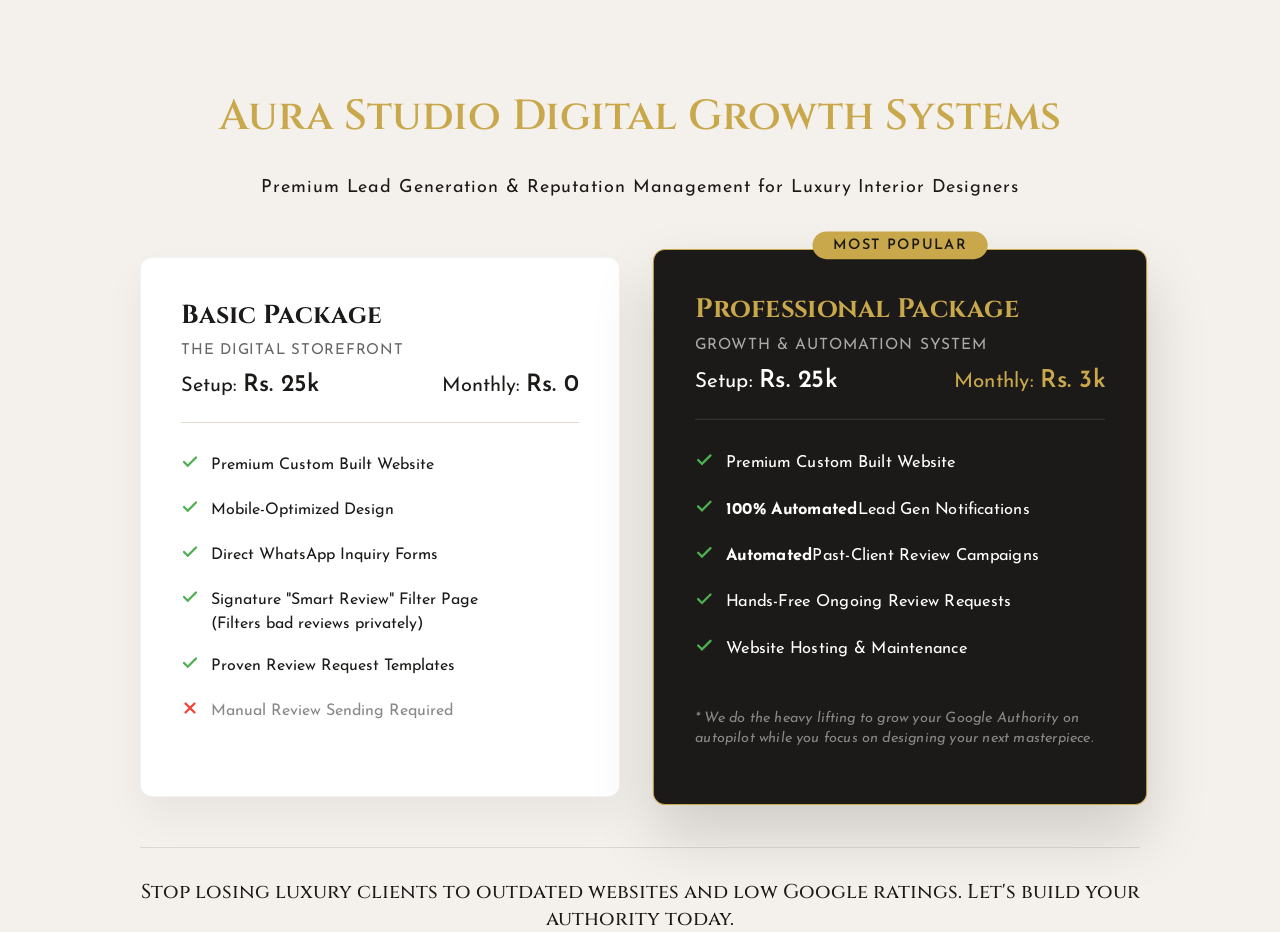
<file: pricing_flyer.html>
<!DOCTYPE html>
<html>
<head>
<meta charset="UTF-8">
<link href="https://fonts.googleapis.com/css2?family=Cinzel:wght@500;600&family=Josefin+Sans:wght@300;400;600&display=swap" rel="stylesheet">
<style>
  body {
    font-family: 'Josefin Sans', sans-serif;
    background: #F4F0EB;
    color: #1C1A18;
    margin: 0;
    padding: 2vh 2vw;
    display: flex;
    flex-direction: column;
    align-items: center;
    justify-content: center;
    width: 100vw;
    height: 100vh;
    box-sizing: border-box;
    overflow: hidden;
  }
  .flyer-wrapper {
    width: 1000px;
    height: 780px;
    display: flex;
    flex-direction: column;
    align-items: center;
    /* Scale down proportionally based on viewport height so it always fits perfectly */
    transform: scale(min(1, calc(100vh / 820px)));
    transform-origin: center center;
  }
  h1 {
    font-family: 'Cinzel', serif;
    font-size: 42px;
    color: #C9A84C;
    margin-bottom: 15px;
    text-align: center;
    font-weight: 600;
  }
  p.subtitle {
    font-size: 18px;
    margin-bottom: 60px;
    color: #1C1A18;
    text-align: center;
    font-weight: 400;
    letter-spacing: 0.05em;
  }
  .pricing-container {
    display: flex;
    gap: 40px;
    width: 100%;
    justify-content: center;
    flex: 1;
  }
  .card {
    background: #ffffff;
    border-radius: 12px;
    padding: 40px;
    width: 45%;
    box-shadow: 0 20px 40px rgba(0,0,0,0.05);
    border: 1px solid rgba(0,0,0,0.05);
    display: flex;
    flex-direction: column;
  }
  .card.pro {
    background: #1C1A18;
    color: #ffffff;
    border: 1px solid #C9A84C;
    position: relative;
    transform: scale(1.03);
    box-shadow: 0 30px 60px rgba(0,0,0,0.15);
  }
  .badge {
    position: absolute;
    top: -18px;
    left: 50%;
    transform: translateX(-50%);
    background: #C9A84C;
    color: #1C1A18;
    padding: 6px 20px;
    border-radius: 20px;
    font-size: 14px;
    font-weight: 600;
    letter-spacing: 0.1em;
    text-transform: uppercase;
  }
  h2 {
    font-family: 'Cinzel', serif;
    font-size: 26px;
    margin: 0 0 10px 0;
  }
  .card.pro h2 {
    color: #C9A84C;
  }
  .price {
    font-size: 20px;
    margin-bottom: 30px;
    padding-bottom: 25px;
    border-bottom: 1px solid #E2DBD2;
    display: flex;
    justify-content: space-between;
  }
  .card.pro .price {
    border-bottom-color: rgba(255,255,255,0.1);
  }
  .price span {
    font-weight: 600;
    font-size: 24px;
  }
  ul {
    list-style: none;
    padding: 0;
    margin: 0;
    flex-grow: 1;
  }
  li {
    margin-bottom: 18px;
    display: flex;
    align-items: flex-start;
    font-size: 16px;
    line-height: 1.5;
  }
  li span.icon {
    color: #4CAF50;
    margin-right: 12px;
    font-weight: bold;
    font-size: 18px;
  }
  li span.icon.cross {
    color: #F44336;
  }
  .footer {
    margin-top: 50px;
    font-family: 'Cinzel', serif;
    font-size: 20px;
    text-align: center;
    color: #1C1A18;
    border-top: 1px solid rgba(0,0,0,0.1);
    padding-top: 30px;
    width: 100%;
    font-weight: 500;
  }
</style>
</head>
<body>
<div class="flyer-wrapper">
  <h1>Aura Studio Digital Growth Systems</h1>
  <p class="subtitle">Premium Lead Generation & Reputation Management for Luxury Interior Designers</p>
  
  <div class="pricing-container">
    <div class="card">
      <h2>Basic Package</h2>
      <p style="margin-top:0; color:#666; font-size: 15px; letter-spacing: 0.05em; text-transform: uppercase;">The Digital Storefront</p>
      <div class="price">
        <div>Setup: <span>Rs. 25k</span></div>
        <div>Monthly: <span>Rs. 0</span></div>
      </div>
      <ul>
        <li><span class="icon"><svg width="18" height="18" viewBox="0 0 24 24" fill="none" stroke="currentColor" stroke-width="3" stroke-linecap="round"><polyline points="20 6 9 17 4 12"></polyline></svg></span> Premium Custom Built Website</li>
        <li><span class="icon"><svg width="18" height="18" viewBox="0 0 24 24" fill="none" stroke="currentColor" stroke-width="3" stroke-linecap="round"><polyline points="20 6 9 17 4 12"></polyline></svg></span> Mobile-Optimized Design</li>
        <li><span class="icon"><svg width="18" height="18" viewBox="0 0 24 24" fill="none" stroke="currentColor" stroke-width="3" stroke-linecap="round"><polyline points="20 6 9 17 4 12"></polyline></svg></span> Direct WhatsApp Inquiry Forms</li>
        <li><span class="icon"><svg width="18" height="18" viewBox="0 0 24 24" fill="none" stroke="currentColor" stroke-width="3" stroke-linecap="round"><polyline points="20 6 9 17 4 12"></polyline></svg></span> Signature "Smart Review" Filter Page<br>(Filters bad reviews privately)</li>
        <li><span class="icon"><svg width="18" height="18" viewBox="0 0 24 24" fill="none" stroke="currentColor" stroke-width="3" stroke-linecap="round"><polyline points="20 6 9 17 4 12"></polyline></svg></span> Proven Review Request Templates</li>
        <li style="color:#888;"><span class="icon cross"><svg width="18" height="18" viewBox="0 0 24 24" fill="none" stroke="currentColor" stroke-width="3" stroke-linecap="round"><line x1="18" y1="6" x2="6" y2="18"></line><line x1="6" y1="6" x2="18" y2="18"></line></svg></span> Manual Review Sending Required</li>
      </ul>
    </div>
    
    <div class="card pro">
      <div class="badge">Most Popular</div>
      <h2>Professional Package</h2>
      <p style="margin-top:0; color:#aaa; font-size: 15px; letter-spacing: 0.05em; text-transform: uppercase;">Growth & Automation System</p>
      <div class="price">
        <div>Setup: <span>Rs. 25k</span></div>
        <div style="color:#C9A84C;">Monthly: <span>Rs. 3k</span></div>
      </div>
      <ul>
        <li><span class="icon"><svg width="18" height="18" viewBox="0 0 24 24" fill="none" stroke="currentColor" stroke-width="3" stroke-linecap="round"><polyline points="20 6 9 17 4 12"></polyline></svg></span> Premium Custom Built Website</li>
        <li><span class="icon"><svg width="18" height="18" viewBox="0 0 24 24" fill="none" stroke="currentColor" stroke-width="3" stroke-linecap="round"><polyline points="20 6 9 17 4 12"></polyline></svg></span> <strong>100% Automated</strong> Lead Gen Notifications</li>
        <li><span class="icon"><svg width="18" height="18" viewBox="0 0 24 24" fill="none" stroke="currentColor" stroke-width="3" stroke-linecap="round"><polyline points="20 6 9 17 4 12"></polyline></svg></span> <strong>Automated</strong> Past-Client Review Campaigns</li>
        <li><span class="icon"><svg width="18" height="18" viewBox="0 0 24 24" fill="none" stroke="currentColor" stroke-width="3" stroke-linecap="round"><polyline points="20 6 9 17 4 12"></polyline></svg></span> Hands-Free Ongoing Review Requests</li>
        <li><span class="icon"><svg width="18" height="18" viewBox="0 0 24 24" fill="none" stroke="currentColor" stroke-width="3" stroke-linecap="round"><polyline points="20 6 9 17 4 12"></polyline></svg></span> Website Hosting & Maintenance</li>
      </ul>
      <p style="font-size: 14px; font-style: italic; color: #888; margin-top: 25px; line-height: 1.4;">
        * We do the heavy lifting to grow your Google Authority on autopilot while you focus on designing your next masterpiece.
      </p>
    </div>
  </div>
  
  <div class="footer">
    Stop losing luxury clients to outdated websites and low Google ratings. Let's build your authority today.
  </div>
</div>
</body>
</html>
</file>
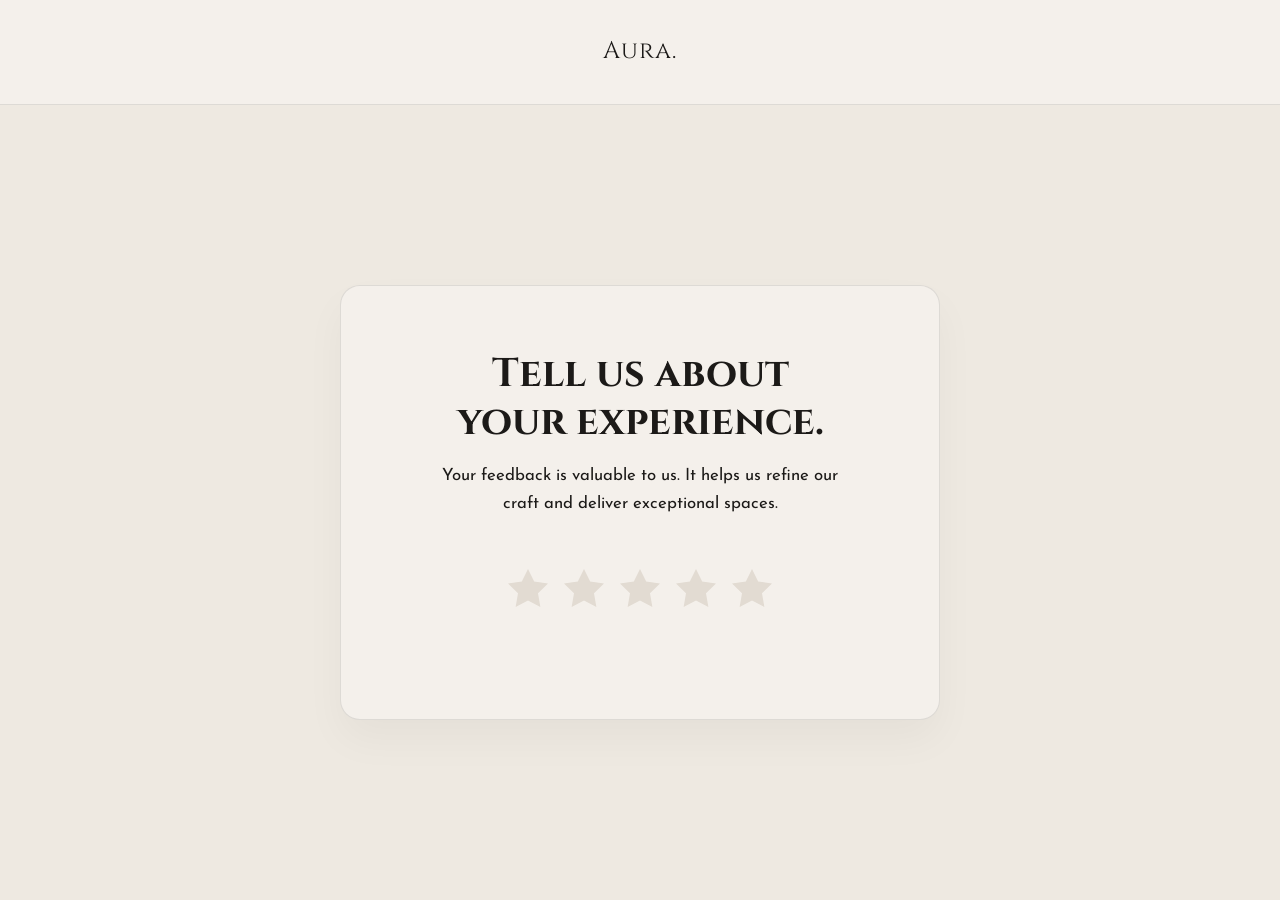
<file: review.html>
<!DOCTYPE html>
<html lang="en">
<head>
  <meta charset="UTF-8">
  <meta name="viewport" content="width=device-width, initial-scale=1.0">
  <title>Client Experience | Aura Studio</title>
  <meta name="description" content="We value your feedback. Tell us about your experience with Aura Studio.">
  <link rel="stylesheet" href="style.css">
  <style>
    /* Scoped styles for the review page */
    .review-page {
      min-height: 100svh;
      display: flex;
      flex-direction: column;
      background: var(--color-bg-alt);
    }
    
    .review-header {
      padding: 2rem 5%;
      display: flex;
      justify-content: center;
      border-bottom: 1px solid var(--color-border);
      background: var(--color-bg);
    }
    
    .review-logo {
      font-family: var(--font-heading);
      font-size: 1.5rem;
      color: var(--color-dark);
      text-decoration: none;
      letter-spacing: 0.05em;
    }

    .review-main {
      flex: 1;
      display: flex;
      align-items: center;
      justify-content: center;
      padding: 4rem 1.5rem;
    }

    .review-card {
      background: var(--color-bg);
      border-radius: var(--radius-lg);
      padding: 4rem 3rem;
      width: 100%;
      max-width: 600px;
      box-shadow: 0 20px 40px rgba(28,26,24,0.04);
      text-align: center;
      border: 1px solid var(--color-border);
    }

    .review-heading {
      font-family: var(--font-heading);
      font-size: clamp(2rem, 5vw, 2.5rem);
      color: var(--color-dark);
      margin-bottom: 1rem;
      line-height: 1.2;
    }

    .review-desc {
      color: var(--color-text);
      font-size: 1.05rem;
      margin-bottom: 3rem;
      max-width: 400px;
      margin-inline: auto;
    }

    /* Star Rating System */
    .star-rating {
      display: flex;
      justify-content: center;
      flex-direction: row-reverse; /* For CSS sibling highlighting */
      gap: 0.5rem;
      margin-bottom: 2rem;
    }

    .star-rating input { display: none; }
    
    .star-rating label {
      cursor: pointer;
      color: #E2DBD2; /* Empty star color */
      transition: color 0.2s ease, transform 0.2s ease;
    }
    
    .star-rating label svg {
      width: 48px;
      height: 48px;
      fill: currentColor;
    }

    /* Hover & Active States (using row-reverse trick) */
    .star-rating label:hover,
    .star-rating label:hover ~ label,
    .star-rating input:checked ~ label {
      color: var(--color-gold);
      transform: scale(1.1);
    }

    /* Hidden Sections */
    .feedback-section {
      display: none;
      opacity: 0;
      transition: opacity 0.4s ease;
      text-align: left;
      margin-top: 2rem;
      padding-top: 2rem;
      border-top: 1px solid var(--color-border);
    }
    
    .feedback-section.active {
      display: block;
      animation: fadeIn 0.4s ease forwards;
    }

    @keyframes fadeIn {
      to { opacity: 1; }
    }

    /* Google Review Prompt */
    .google-prompt {
      text-align: center;
      display: flex;
      flex-direction: column;
      align-items: center;
      gap: 1.5rem;
    }
    
    .google-prompt h3 {
      font-family: var(--font-heading);
      font-size: 1.5rem;
      color: var(--color-dark);
    }

    /* Responsive */
    @media (max-width: 640px) {
      .review-card { padding: 2.5rem 1.5rem; }
      .star-rating label svg { width: 40px; height: 40px; gap: 0.25rem; }
    }

    /* Feedback Form Spacing Adjustments */
    #whatsapp-form .form-field {
      margin-bottom: 1.25rem; 
    }
    
    #whatsapp-form .form-label {
      display: inline-block;
      margin-bottom: 0.5rem;
      font-weight: 500;
      color: var(--color-dark);
    }

    #whatsapp-form .form-input,
    #whatsapp-form .form-textarea {
      margin-top: 0; 
      margin-bottom: 0;
    }
  </style>
</head>
<body class="review-page">

  <header class="review-header">
    <a href="index.html" class="review-logo">Aura.</a>
  </header>

  <main class="review-main">
    <div class="review-card">
      <h1 class="review-heading">Tell us about<br>your experience.</h1>
      <p class="review-desc">Your feedback is valuable to us. It helps us refine our craft and deliver exceptional spaces.</p>

      <div class="star-rating" id="star-rating">
        <input type="radio" id="star5" name="rating" value="5" />
        <label for="star5" title="5 stars">
          <svg viewBox="0 0 24 24"><path d="M12 2l3.09 6.26L22 9.27l-5 4.87 1.18 6.88L12 17.77l-6.18 3.25L7 14.14 2 9.27l6.91-1.01L12 2z"/></svg>
        </label>
        
        <input type="radio" id="star4" name="rating" value="4" />
        <label for="star4" title="4 stars">
          <svg viewBox="0 0 24 24"><path d="M12 2l3.09 6.26L22 9.27l-5 4.87 1.18 6.88L12 17.77l-6.18 3.25L7 14.14 2 9.27l6.91-1.01L12 2z"/></svg>
        </label>
        
        <input type="radio" id="star3" name="rating" value="3" />
        <label for="star3" title="3 stars">
          <svg viewBox="0 0 24 24"><path d="M12 2l3.09 6.26L22 9.27l-5 4.87 1.18 6.88L12 17.77l-6.18 3.25L7 14.14 2 9.27l6.91-1.01L12 2z"/></svg>
        </label>
        
        <input type="radio" id="star2" name="rating" value="2" />
        <label for="star2" title="2 stars">
          <svg viewBox="0 0 24 24"><path d="M12 2l3.09 6.26L22 9.27l-5 4.87 1.18 6.88L12 17.77l-6.18 3.25L7 14.14 2 9.27l6.91-1.01L12 2z"/></svg>
        </label>
        
        <input type="radio" id="star1" name="rating" value="1" />
        <label for="star1" title="1 star">
          <svg viewBox="0 0 24 24"><path d="M12 2l3.09 6.26L22 9.27l-5 4.87 1.18 6.88L12 17.77l-6.18 3.25L7 14.14 2 9.27l6.91-1.01L12 2z"/></svg>
        </label>
      </div>

      <!-- Feedback Form (1-3 Stars) -->
      <div id="feedback-form-section" class="feedback-section">
        <h3 class="review-heading" style="font-size: 1.4rem; margin-bottom: 0.5rem;">How can we improve?</h3>
        <p class="review-desc" style="margin-left: 0; text-align: left; margin-bottom: 1.5rem;">Please let us know what went wrong so we can make it right.</p>
        
        <form id="whatsapp-form">
          <!-- Contractor Routing Hidden Fields -->
          <input type="hidden" id="contractor_name" value="pradeeb mishra">
          <input type="hidden" id="contractor_whatsapp" value="+919525933783">
          <input type="hidden" id="business_name" value="Aura Studio">

          <div class="form-field full">
            <label class="form-label" for="client-name">Your Name</label>
            <input class="form-input" type="text" id="client-name" placeholder="John Smith" required>
          </div>
          <div class="form-field full">
            <label class="form-label" for="client-phone">Your Phone / WhatsApp</label>
            <input class="form-input" type="tel" id="client-phone" placeholder="+1 (555) 000-0000" required>
          </div>
          <div class="form-field full">
            <label class="form-label" for="feedback-msg">Your Feedback</label>
            <textarea class="form-textarea" id="feedback-msg" placeholder="Tell us about your experience..." required></textarea>
          </div>
          <button type="submit" class="btn btn-dark" style="width: 100%; justify-content: center; margin-top: 1rem;">
            Submit Feedback
          </button>
        </form>
      </div>

      <!-- Google Review Prompt (4-5 Stars) -->
      <div id="google-review-section" class="feedback-section">
        <div class="google-prompt">
          <h3>We're thrilled you loved it!</h3>
          <p class="review-desc" style="margin-bottom: 0;">Would you mind taking a moment to share your experience on Google? It means the world to our studio.</p>
          <a href="https://www.google.com/search?sa=X&sca_esv=57fc61defbb9ac08&biw=1536&bih=695&sxsrf=ANbL-n4I7WIKs6rpsfb7Ag6CTbo3plesfw:1773645028421&kgmid=/g/11xmrd4gys&q=Aura+heaven+studio&shndl=30&source=sh/x/loc/uni/m1/1&kgs=2e65f94955f142ad&shem=shrtsdl&utm_source=shrtsdl,sh/x/loc/uni/m1/1#lrd=0x39f4e11cd1542ac5:0xc7d7f836d80f1511,3,,,," target="_blank" class="btn btn-gold" id="google-link">
            Review us on Google
            <svg xmlns="http://www.w3.org/2000/svg" viewBox="0 0 24 24" fill="none" stroke="currentColor" stroke-width="2" stroke-linecap="round" stroke-linejoin="round"><path d="M21.5 12.25c0-.85-.08-1.68-.21-2.48H12v4.54h5.45c-.24 1.4-1.07 2.59-2.25 3.39v2.8h3.64c2.13-1.96 3.36-4.85 3.36-8.25z" fill="#4285F4" stroke="none"/><path d="M12 21.6c2.61 0 4.82-.86 6.45-2.35l-3.64-2.8c-.89.6-2.03.95-3.32.95-2.55 0-4.71-1.72-5.49-4.04H2.25v2.9c1.62 3.23 4.96 5.34 8.75 5.34z" fill="#34A853" stroke="none"/><path d="M6.51 13.36a5.7 5.7 0 0 1-.3-1.87c0-.65.11-1.28.3-1.87v-2.9H2.25a9.66 9.66 0 0 0 0 8.52l4.26-2.88z" fill="#FBBC05" stroke="none"/><path d="M12 5.56c1.42 0 2.69.49 3.69 1.46L18.42 4.3C16.82 2.8 14.61 1.9 12 1.9c-3.79 0-7.13 2.11-8.75 5.34l4.26 2.88c.78-2.32 2.94-4.04 5.49-4.04z" fill="#EA4335" stroke="none"/></svg>
          </a>
        </div>
      </div>

    </div>
  </main>

  <script>
    document.addEventListener('DOMContentLoaded', () => {
      const radioBtns = document.querySelectorAll('input[name="rating"]');
      const feedbackForm = document.getElementById('feedback-form-section');
      const googleSection = document.getElementById('google-review-section');
      const whatsappForm = document.getElementById('whatsapp-form');
      
      // The designer's phone number exactly as requested
      const designerPhone = "919525933783"; 
      
      radioBtns.forEach(radio => {
        radio.addEventListener('change', (e) => {
          const rating = parseInt(e.target.value);
          
          // Reset sections
          feedbackForm.classList.remove('active');
          googleSection.classList.remove('active');
          
          // Show appropriate section based on rating
          setTimeout(() => {
            if (rating <= 3) {
              feedbackForm.classList.add('active');
            } else {
              googleSection.classList.add('active');
            }
          }, 50);
        });
      });

      // Handle WhatsApp form submission
      whatsappForm.addEventListener('submit', (e) => {
        e.preventDefault();
        
        const client_name = document.getElementById('client-name').value;
        const client_phone = document.getElementById('client-phone').value;
        const feedback_message = document.getElementById('feedback-msg').value;
        const rating = document.querySelector('input[name="rating"]:checked').value;
        
        const contractor_name = document.getElementById('contractor_name').value;
        const contractor_whatsapp = document.getElementById('contractor_whatsapp').value;
        const business_name = document.getElementById('business_name').value;
        
        const payload = {
          contractor_name: contractor_name,
          contractor_whatsapp: contractor_whatsapp,
          business_name: business_name,
          client_name: client_name,
          client_phone: client_phone,
          rating: rating,
          feedback_message: feedback_message
        };

        const btn = whatsappForm.querySelector('button[type="submit"]');
        const originalText = btn.innerHTML;

        // Show loading state
        btn.innerHTML = 'Sending...';
        btn.style.opacity = '0.7';
        btn.disabled = true;

        fetch('https://sarimsohail14.app.n8n.cloud/webhook/1ad4fb10-ef5e-4f43-b8b9-e4f0efcc047b', {
          method: 'POST',
          headers: {
            'Content-Type': 'application/json'
          },
          body: JSON.stringify(payload)
        })
        .then(response => {
          if (!response.ok) throw new Error('Network response was not ok');
          
          btn.innerHTML = 'Feedback Sent ✓';
          btn.style.background = '#4CAF50';
          btn.style.color = '#fff';
          btn.style.borderColor = '#4CAF50';
          btn.style.opacity = '1';
          
          setTimeout(() => {
            btn.innerHTML = originalText;
            btn.style = '';
            btn.disabled = false;
            whatsappForm.reset();
            feedbackForm.classList.remove('active');
            const checkedRating = document.querySelector('input[name="rating"]:checked');
            if (checkedRating) checkedRating.checked = false;
          }, 3000);
        })
        .catch(error => {
          console.error('Error submitting feedback form:', error);
          
          btn.innerHTML = 'Error. Try Again.';
          btn.style.background = '#f44336';
          btn.style.color = '#fff';
          btn.style.borderColor = '#f44336';
          btn.style.opacity = '1';
          
          setTimeout(() => {
            btn.innerHTML = originalText;
            btn.style = '';
            btn.disabled = false;
          }, 3000);
        });
      });
    });
  </script>
</body>
</html>
</file>
<file: style.css>
/* =============================================
   AURA STUDIO — DESIGN SYSTEM
   Typography: Cinzel (headings) / Josefin Sans (body)
   Palette: Warm neutrals + charcoal + gold accent
   Style: Exaggerated Minimalism
   ============================================= */

@import url('https://fonts.googleapis.com/css2?family=Cinzel:wght@400;500;600;700&family=Josefin+Sans:ital,wght@0,300;0,400;0,500;0,600;0,700;1,300;1,400&display=swap');

/* ======= DESIGN TOKENS ======= */
:root {
  --color-bg:          #F4F0EB;   /* warm parchment */
  --color-bg-alt:      #EEE9E1;   /* slightly darker warm surface */
  --color-dark:        #1C1A18;   /* near-black */
  --color-dark-2:      #2C2A26;   /* footer bg */
  --color-mid:         #6B6560;   /* body text */
  --color-gold:        #C9A84C;   /* accent */
  --color-gold-light:  #E2C98D;   /* hover gold */
  --color-white:       #FFFFFF;
  --color-border:      rgba(28,26,24,0.1);

  --font-heading: 'Cinzel', serif;
  --font-body:    'Josefin Sans', sans-serif;

  --nav-h:         76px;
  --radius-lg:     20px;
  --radius-md:     12px;
  --radius-sm:     6px;
  --radius-pill:   999px;

  --ease:   cubic-bezier(0.4, 0, 0.2, 1);
  --dur:    260ms;
  --dur-md: 400ms;
  --dur-lg: 650ms;

  --shadow-card: 0 4px 32px rgba(28,26,24,0.08);
  --shadow-hover: 0 16px 48px rgba(28,26,24,0.18);
}

/* ======= RESET & BASE ======= */
*, *::before, *::after { box-sizing: border-box; margin: 0; padding: 0; }
html { scroll-behavior: smooth; font-size: 16px; }
body {
  font-family: var(--font-body);
  background: var(--color-bg);
  color: var(--color-dark);
  line-height: 1.65;
  overflow-x: hidden;
  -webkit-font-smoothing: antialiased;
}
img {
  display: block;
  width: 100%;
  height: 100%;
  object-fit: cover;
}
a { color: inherit; text-decoration: none; }
ul { list-style: none; }
button { cursor: pointer; border: none; background: none; font-family: inherit; }

/* ======= UTILS ======= */
.container {
  max-width: 1320px;
  margin-inline: auto;
  padding-inline: clamp(1.25rem, 5vw, 5rem);
}

.section-label {
  display: inline-block;
  font-family: var(--font-body);
  font-size: 0.72rem;
  font-weight: 600;
  letter-spacing: 0.18em;
  text-transform: uppercase;
  color: var(--color-gold);
  margin-bottom: 1rem;
}

.section-heading {
  font-family: var(--font-heading);
  font-size: clamp(2.2rem, 4.5vw, 4rem);
  font-weight: 500;
  line-height: 1.1;
  letter-spacing: -0.01em;
  color: var(--color-dark);
}

.section-body {
  color: var(--color-mid);
  font-size: 1.05rem;
  line-height: 1.7;
  max-width: 52ch;
}

.gold-line {
  display: block;
  width: 48px;
  height: 2px;
  background: var(--color-gold);
  margin-block: 1.5rem;
}

/* ======= BUTTONS ======= */
.btn {
  display: inline-flex;
  align-items: center;
  gap: 0.5rem;
  padding: 0.85rem 2rem;
  font-family: var(--font-body);
  font-size: 0.8rem;
  font-weight: 600;
  letter-spacing: 0.1em;
  text-transform: uppercase;
  border-radius: var(--radius-pill);
  transition: background var(--dur) var(--ease),
              color var(--dur) var(--ease),
              box-shadow var(--dur) var(--ease),
              transform var(--dur) var(--ease);
  white-space: nowrap;
}
.btn-dark {
  background: var(--color-dark);
  color: var(--color-white);
}
.btn-dark:hover {
  background: var(--color-gold);
  color: var(--color-dark);
  transform: translateY(-2px);
  box-shadow: 0 8px 24px rgba(201,168,76,0.3);
}
.btn-outline {
  background: transparent;
  color: var(--color-dark);
  border: 1.5px solid var(--color-dark);
}
.btn-outline:hover {
  background: var(--color-dark);
  color: var(--color-white);
  transform: translateY(-2px);
}
.btn-outline-light {
  background: transparent;
  color: var(--color-white);
  border: 1.5px solid rgba(255,255,255,0.4);
}
.btn-outline-light:hover {
  background: var(--color-white);
  color: var(--color-dark);
}
.btn-gold {
  background: var(--color-gold);
  color: var(--color-dark);
}
.btn-gold:hover {
  background: var(--color-dark);
  color: var(--color-white);
  transform: translateY(-2px);
}

/* Arrow icon inside button */
.btn svg {
  width: 14px;
  height: 14px;
  transition: transform var(--dur) var(--ease);
  flex-shrink: 0;
}
.btn:hover svg { transform: translate(3px, -3px); }

/* ======= NAVBAR ======= */
.navbar {
  position: fixed;
  top: 0; left: 0; right: 0;
  z-index: 1000;
  height: var(--nav-h);
  display: flex;
  align-items: center;
  transition: background var(--dur-md) var(--ease),
              border-color var(--dur-md) var(--ease),
              box-shadow var(--dur-md) var(--ease);
  background: transparent;
  border-bottom: 1px solid transparent;
}
.navbar.scrolled {
  background: rgba(244, 240, 235, 0.92);
  border-bottom-color: var(--color-border);
  box-shadow: 0 2px 24px rgba(28,26,24,0.06);
  backdrop-filter: blur(14px);
  -webkit-backdrop-filter: blur(14px);
}

.nav-container {
  display: flex;
  align-items: center;
  justify-content: space-between;
  width: 100%;
}

.nav-logo {
  font-family: var(--font-heading);
  font-size: 1.6rem;
  font-weight: 600;
  letter-spacing: 0.05em;
  color: var(--color-white);
  transition: color var(--dur) var(--ease);
  flex-shrink: 0;
}
.navbar.scrolled .nav-logo { color: var(--color-dark); }

.nav-links {
  display: flex;
  align-items: center;
  gap: clamp(1.5rem, 3vw, 2.5rem);
}
.nav-link {
  font-size: 0.78rem;
  font-weight: 600;
  letter-spacing: 0.1em;
  text-transform: uppercase;
  color: rgba(255,255,255,0.85);
  transition: color var(--dur) var(--ease);
  position: relative;
}
.nav-link::after {
  content: '';
  position: absolute;
  bottom: -4px; left: 0;
  width: 0; height: 1px;
  background: var(--color-gold);
  transition: width var(--dur) var(--ease);
}
.nav-link:hover { color: var(--color-white); }
.nav-link:hover::after { width: 100%; }
.navbar.scrolled .nav-link { color: var(--color-mid); }
.navbar.scrolled .nav-link:hover { color: var(--color-dark); }

.nav-actions {
  display: flex;
  align-items: center;
  gap: 1.5rem;
}

.nav-cta {
  flex-shrink: 0;
}

.hamburger {
  display: none;
  flex-direction: column;
  gap: 5px;
  padding: 6px;
}
.hamburger span {
  display: block;
  width: 22px;
  height: 1.5px;
  background: var(--color-white);
  border-radius: 2px;
  transition: all var(--dur) var(--ease);
}
.navbar.scrolled .hamburger span { background: var(--color-dark); }
.hamburger.active span:nth-child(1) { transform: translateY(6.5px) rotate(45deg); }
.hamburger.active span:nth-child(2) { opacity: 0; }
.hamburger.active span:nth-child(3) { transform: translateY(-6.5px) rotate(-45deg); }

/* Mobile Menu */
.mobile-menu {
  display: none;
  position: fixed;
  top: var(--nav-h); left: 0; right: 0;
  background: var(--color-bg);
  border-bottom: 1px solid var(--color-border);
  padding: 1rem 0 2rem;
  z-index: 999;
  flex-direction: column;
  align-items: center;
  gap: 0.25rem;
  box-shadow: 0 10px 30px rgba(28,26,24,0.1);
  max-height: calc(100svh - var(--nav-h));
  overflow-y: auto;
}
.mobile-menu.active { display: flex; }
.mobile-menu a {
  font-size: 0.75rem;
  font-weight: 600;
  letter-spacing: 0.12em;
  text-transform: uppercase;
  color: var(--color-dark);
  padding: 0.75rem 2rem;
  width: 100%;
  text-align: center;
  transition: color var(--dur) var(--ease);
}
.mobile-menu a:hover { color: var(--color-gold); }
/* CTA inside mobile menu — override the dark link color */
.mobile-menu a.btn {
  color: var(--color-white) !important;
  margin: 1rem 2rem 0;
  width: calc(100% - 4rem);
  display: flex;
  justify-content: center;
  border-top: 1px solid var(--color-border);
  padding-top: 1.25rem;
}
.mobile-menu a.btn:hover { color: var(--color-dark) !important; }

/* ======= SCROLL REVEAL ======= */
.reveal {
  opacity: 0;
  transform: translateY(40px);
  transition: opacity var(--dur-lg) var(--ease), transform var(--dur-lg) var(--ease);
}
.reveal.visible { opacity: 1; transform: translateY(0); }
.reveal-delay-1 { transition-delay: 100ms; }
.reveal-delay-2 { transition-delay: 200ms; }
.reveal-delay-3 { transition-delay: 350ms; }

/* =============================================
   SECTION 1 — HERO
   ============================================= */
.hero {
  position: relative;
  height: 100svh;
  min-height: 640px;
  display: flex;
  align-items: flex-end;
  overflow: hidden;
}

.hero-bg {
  position: absolute;
  inset: 0;
  z-index: 0;
}
.hero-bg img {
  width: 100%; height: 100%;
  object-fit: cover;
  object-position: center;
  transform-origin: center;
  animation: heroZoom 18s ease-out both;
}
@keyframes heroZoom {
  from { transform: scale(1.08); }
  to   { transform: scale(1); }
}

.hero-overlay {
  position: absolute;
  inset: 0;
  z-index: 1;
  background:
    /* left-side dark panel for text legibility */
    linear-gradient(to right, rgba(10,8,6,0.82) 0%, rgba(10,8,6,0.45) 55%, rgba(10,8,6,0.2) 100%),
    /* bottom-up gradient for caption/badge area */
    linear-gradient(to top, rgba(10,8,6,0.75) 0%, transparent 45%);
}

.hero-content {
  position: relative;
  z-index: 2;
  padding-block: clamp(2rem, 4vh, 4rem);
  width: 100%;
}

.hero-inner {
  display: flex;
  flex-direction: column;
  gap: 1.25rem;
}

.hero-badge {
  display: inline-flex;
  align-items: center;
  gap: 0.75rem;
  padding: 0.4rem 1.2rem;
  border: 1px solid rgba(201,168,76,0.5);
  border-radius: var(--radius-pill);
  font-size: 0.7rem;
  font-weight: 600;
  letter-spacing: 0.14em;
  text-transform: uppercase;
  color: var(--color-gold-light);
  backdrop-filter: blur(4px);
  width: fit-content;
}
.hero-badge::before {
  content: '';
  display: block;
  width: 6px; height: 6px;
  border-radius: 50%;
  background: var(--color-gold);
}

.hero-title {
  font-family: var(--font-heading);
  font-size: clamp(2.5rem, 6vw, 5rem);
  font-weight: 500;
  line-height: 1.05;
  letter-spacing: -0.02em;
  color: var(--color-white);
  max-width: 14ch;
}

.hero-subtitle {
  color: rgba(255,255,255,0.75);
  font-size: clamp(1rem, 1.5vw, 1.15rem);
  font-weight: 300;
  max-width: 46ch;
  line-height: 1.7;
}

.hero-actions {
  display: flex;
  flex-wrap: wrap;
  gap: 1rem;
}

/* Inline stats row below CTA */
.hero-stats {
  display: flex;
  flex-direction: row;
  gap: 2rem;
  padding-top: 1rem;
  border-top: 1px solid rgba(255,255,255,0.15);
}
.hero-stat {
  text-align: left;
}
.hero-stat-num {
  font-family: var(--font-heading);
  font-size: 2.5rem;
  font-weight: 600;
  color: var(--color-white);
  line-height: 1;
}
.hero-stat-label {
  font-size: 0.7rem;
  font-weight: 500;
  letter-spacing: 0.12em;
  text-transform: uppercase;
  color: rgba(255,255,255,0.55);
  margin-top: 0.25rem;
}

/* Scroll indicator */
.scroll-indicator {
  position: absolute;
  bottom: 2rem;
  left: 50%;
  transform: translateX(-50%);
  z-index: 3;
  display: flex;
  flex-direction: column;
  align-items: center;
  gap: 0.5rem;
  color: rgba(255,255,255,0.5);
  font-size: 0.65rem;
  letter-spacing: 0.12em;
  text-transform: uppercase;
}
.scroll-indicator::after {
  content: '';
  display: block;
  width: 1px; height: 40px;
  background: linear-gradient(to bottom, rgba(255,255,255,0.5), transparent);
  animation: scrollPulse 2s ease-in-out infinite;
}
@keyframes scrollPulse {
  0%,100% { opacity: 0.5; transform: scaleY(1); }
  50% { opacity: 1; transform: scaleY(1.2); }
}

/* =============================================
   SECTION 2 — PROJECTS / PORTFOLIO
   ============================================= */
.projects-section {
  padding-block: clamp(4rem, 8vw, 8rem);
  background: var(--color-bg);
}

.projects-header {
  display: flex;
  align-items: flex-end;
  justify-content: space-between;
  gap: 2rem;
  margin-bottom: 3.5rem;
  flex-wrap: wrap;
}



/* Bento / Masonry Grid */
.bento-grid {
  display: grid;
  grid-template-columns: repeat(12, 1fr);
  grid-auto-rows: 260px;
  gap: 1.25rem;
}

.bento-card {
  position: relative;
  border-radius: var(--radius-lg);
  overflow: hidden;
  background: var(--color-dark);
  cursor: pointer;
}
.bento-card img {
  width: 100%; height: 100%;
  object-fit: cover;
  transition: transform var(--dur-lg) var(--ease), filter var(--dur-lg) var(--ease);
  filter: brightness(0.85);
}
.bento-card:hover img {
  transform: scale(1.05);
  filter: brightness(0.65);
}
.bento-card-overlay {
  position: absolute;
  inset: 0;
  background: linear-gradient(to top, rgba(28,26,24,0.85) 0%, transparent 50%);
  pointer-events: none;
}
.bento-card-body {
  position: absolute;
  bottom: 0; left: 0; right: 0;
  padding: 1.5rem 1.75rem;
  display: flex;
  align-items: flex-end;
  justify-content: space-between;
  gap: 1rem;
}
.bento-card-meta { flex: 1; }
.bento-card-cat {
  font-size: 0.65rem;
  font-weight: 600;
  letter-spacing: 0.14em;
  text-transform: uppercase;
  color: var(--color-gold);
  margin-bottom: 0.4rem;
}
.bento-card-title {
  font-family: var(--font-heading);
  font-size: 1.1rem;
  font-weight: 500;
  color: var(--color-white);
  line-height: 1.2;
}
.bento-card-btn {
  width: 40px; height: 40px;
  border-radius: 50%;
  background: rgba(255,255,255,0.15);
  border: 1px solid rgba(255,255,255,0.25);
  backdrop-filter: blur(8px);
  display: flex;
  align-items: center;
  justify-content: center;
  color: var(--color-white);
  flex-shrink: 0;
  transition: background var(--dur) var(--ease), border-color var(--dur) var(--ease);
}
.bento-card-btn svg { width: 16px; height: 16px; }
.bento-card:hover .bento-card-btn {
  background: var(--color-gold);
  border-color: var(--color-gold);
  color: var(--color-dark);
}

/* Grid spans — all rows must sum to 12 columns */
/* Row 1: col-8 + col-4 (tall) = 12 */
/* Row 2: col-4 + col-4 + col-4 (Lakeside cont.) = 12 */
/* Row 3: col-12 = 12 */
.bento-card.col-8  { grid-column: span 8; }
.bento-card.col-4  { grid-column: span 4; }
.bento-card.col-12 { grid-column: span 12; height: 380px; }
.bento-card.tall   { grid-row: span 2; }

/* =============================================
   SECTION 3 — SERVICES
   ============================================= */
.services-section {
  padding-block: clamp(4rem, 8vw, 8rem);
  background: var(--color-bg-alt);
}

.services-layout {
  display: grid;
  grid-template-columns: 1fr 1fr;
  gap: clamp(3rem, 6vw, 6rem);
  align-items: start;
}

.services-image-wrap {
  position: relative;
  border-radius: var(--radius-lg);
  overflow: hidden;
  height: 580px;
}
.services-image-wrap img { width: 100%; height: 100%; object-fit: cover; }
.services-image-badge {
  position: absolute;
  bottom: 2rem; left: 2rem;
  background: var(--color-dark);
  color: var(--color-white);
  padding: 1.25rem 1.5rem;
  border-radius: var(--radius-md);
  backdrop-filter: blur(8px);
}
.services-image-badge-num {
  font-family: var(--font-heading);
  font-size: 2.5rem;
  font-weight: 600;
  color: var(--color-gold);
  line-height: 1;
}
.services-image-badge p {
  font-size: 0.72rem;
  font-weight: 500;
  letter-spacing: 0.08em;
  text-transform: uppercase;
  color: rgba(255,255,255,0.7);
  margin-top: 0.35rem;
}


.services-list { margin-top: 2.5rem; }
.service-item {
  border-top: 1px solid var(--color-border);
  padding: 1.75rem 0;
  display: grid;
  grid-template-columns: 3rem 1fr;
  gap: 1.5rem;
  align-items: start;
  transition: background var(--dur) var(--ease);
}
.service-item:last-child { border-bottom: 1px solid var(--color-border); }
.service-num {
  font-family: var(--font-heading);
  font-size: 0.85rem;
  font-weight: 600;
  color: var(--color-gold);
  padding-top: 0.15rem;
}

.service-name {
  font-family: var(--font-heading);
  font-size: 1.2rem;
  font-weight: 500;
  margin-bottom: 0.6rem;
}
.service-desc {
  color: var(--color-mid);
  font-size: 0.95rem;
  line-height: 1.65;
}

/* =============================================
   SECTION 4 — TESTIMONIALS
   ============================================= */
.testimonials-section {
  padding-block: clamp(4rem, 8vw, 8rem);
  background: var(--color-dark);
  overflow: hidden;
}

.testimonials-header {
  text-align: center;
  margin-bottom: 4rem;
}
.testimonials-header .section-heading { color: var(--color-white); }
.testimonials-header .section-label { color: var(--color-gold); }

.testimonials-track-wrap {
  overflow: hidden;
}
.testimonials-track {
  display: flex;
  gap: 1.5rem;
  transition: transform 0.5s var(--ease);
}

.testimonial-card {
  flex: 0 0 calc(33.333% - 1rem);
  background: rgba(255,255,255,0.04);
  border: 1px solid rgba(255,255,255,0.08);
  border-radius: var(--radius-lg);
  padding: 2.5rem;
  display: flex;
  flex-direction: column;
  gap: 1.75rem;
}

.testimonial-stars {
  display: flex;
  gap: 4px;
}
.star {
  width: 14px; height: 14px;
  fill: var(--color-gold);
  color: var(--color-gold);
}

.testimonial-quote {
  font-family: var(--font-heading);
  font-size: 1.1rem;
  font-weight: 400;
  font-style: italic;
  color: rgba(255,255,255,0.9);
  line-height: 1.65;
  flex: 1;
}

.testimonial-author {
  display: flex;
  align-items: center;
  gap: 1rem;
}
.testimonial-avatar {
  width: 48px; height: 48px;
  border-radius: 50%;
  overflow: hidden;
  flex-shrink: 0;
  background: var(--color-bg-alt);
}
.testimonial-info {}
.testimonial-name {
  font-size: 0.9rem;
  font-weight: 600;
  color: var(--color-white);
}
.testimonial-role {
  font-size: 0.75rem;
  color: rgba(255,255,255,0.45);
  margin-top: 2px;
  letter-spacing: 0.06em;
}

/* Slider controls */
.testimonials-controls {
  display: flex;
  align-items: center;
  justify-content: center;
  gap: 1rem;
  margin-top: 3rem;
}
.slider-btn {
  width: 48px; height: 48px;
  border-radius: 50%;
  border: 1px solid rgba(255,255,255,0.15);
  background: transparent;
  display: flex;
  align-items: center;
  justify-content: center;
  color: rgba(255,255,255,0.6);
  cursor: pointer;
  transition: all var(--dur) var(--ease);
}
.slider-btn:hover {
  background: var(--color-gold);
  border-color: var(--color-gold);
  color: var(--color-dark);
}
.slider-btn svg { width: 18px; height: 18px; }
.slider-dots {
  display: flex;
  gap: 8px;
}
.slider-dot {
  width: 6px; height: 6px;
  border-radius: 50%;
  background: rgba(255,255,255,0.2);
  cursor: pointer;
  transition: all var(--dur) var(--ease);
}
.slider-dot.active {
  background: var(--color-gold);
  width: 20px;
  border-radius: var(--radius-pill);
}

/* =============================================
   SECTION 5 — CONTACT
   ============================================= */
.contact-section {
  padding-block: clamp(4rem, 8vw, 8rem);
  background: var(--color-bg);
}

.contact-layout {
  display: grid;
  grid-template-columns: 1fr 1fr;
  gap: clamp(3rem, 6vw, 6rem);
  align-items: start;
}

.contact-info {}
.contact-details {
  margin-top: 2.5rem;
  display: flex;
  flex-direction: column;
  gap: 1.5rem;
}
.contact-detail-item {
  display: flex;
  gap: 1rem;
  align-items: flex-start;
}
.contact-detail-icon {
  width: 40px; height: 40px;
  border-radius: var(--radius-sm);
  background: var(--color-bg-alt);
  display: flex;
  align-items: center;
  justify-content: center;
  flex-shrink: 0;
}
.contact-detail-icon svg { width: 18px; height: 18px; color: var(--color-gold); }
.contact-detail-label {
  font-size: 0.7rem;
  font-weight: 600;
  letter-spacing: 0.1em;
  text-transform: uppercase;
  color: var(--color-mid);
}
.contact-detail-value {
  font-size: 0.95rem;
  font-weight: 500;
  color: var(--color-dark);
  margin-top: 2px;
}

.contact-form-wrap {
  background: var(--color-bg-alt);
  border-radius: var(--radius-lg);
  padding: clamp(2rem, 4vw, 3rem);
}
.contact-form {
  display: flex;
  flex-direction: column;
  gap: 1.25rem;
}
.form-row {
  display: grid;
  grid-template-columns: 1fr 1fr;
  gap: 1rem;
}
.form-field {
  display: flex;
  flex-direction: column;
  gap: 0.5rem;
}
.form-field.full { grid-column: 1 / -1; }
.form-label {
  font-size: 0.72rem;
  font-weight: 600;
  letter-spacing: 0.1em;
  text-transform: uppercase;
  color: var(--color-mid);
}
.form-input, .form-select, .form-textarea {
  padding: 0.9rem 1.1rem;
  background: var(--color-white);
  border: 1px solid var(--color-border);
  border-radius: var(--radius-md);
  font-family: var(--font-body);
  font-size: 0.95rem;
  color: var(--color-dark);
  transition: border-color var(--dur) var(--ease), box-shadow var(--dur) var(--ease);
  width: 100%;
}
.form-input:focus, .form-select:focus, .form-textarea:focus {
  outline: none;
  border-color: var(--color-gold);
  box-shadow: 0 0 0 3px rgba(201,168,76,0.15);
}
.form-input::placeholder, .form-textarea::placeholder { color: #b0a99f; }
.form-select {
  appearance: none;
  background-image: url("data:image/svg+xml,%3Csvg xmlns='http://www.w3.org/2000/svg' width='16' height='16' viewBox='0 0 24 24' fill='none' stroke='%236B6560' stroke-width='2' stroke-linecap='round' stroke-linejoin='round'%3E%3Cpolyline points='6 9 12 15 18 9'%3E%3C/polyline%3E%3C/svg%3E");
  background-repeat: no-repeat;
  background-position: right 1rem center;
  background-size: 1rem;
  cursor: pointer;
}
.form-textarea { resize: vertical; min-height: 130px; }

/* =============================================
   SECTION 6 — FOOTER
   ============================================= */
.footer {
  background: var(--color-dark-2);
  color: rgba(255,255,255,0.55);
}

.footer-top {
  padding-block: clamp(3rem, 6vw, 5rem);
  display: grid;
  grid-template-columns: 1.5fr 1fr 1fr 1fr;
  gap: 3rem;
  border-bottom: 1px solid rgba(255,255,255,0.07);
}

.footer-brand {}
.footer-logo {
  font-family: var(--font-heading);
  font-size: 2rem;
  font-weight: 600;
  color: var(--color-white);
  letter-spacing: 0.05em;
  display: inline-block;
  margin-bottom: 1.25rem;
}
.footer-tagline {
  font-size: 0.9rem;
  line-height: 1.7;
  max-width: 28ch;
}
.footer-social {
  display: flex;
  gap: 0.75rem;
  margin-top: 2rem;
}
.footer-social a {
  width: 36px; height: 36px;
  border-radius: 50%;
  border: 1px solid rgba(255,255,255,0.12);
  display: flex;
  align-items: center;
  justify-content: center;
  color: rgba(255,255,255,0.55);
  transition: all var(--dur) var(--ease);
}
.footer-social a:hover {
  background: var(--color-gold);
  border-color: var(--color-gold);
  color: var(--color-dark);
}
.footer-social svg { width: 14px; height: 14px; }

.footer-col h4 {
  font-family: var(--font-body);
  font-size: 0.72rem;
  font-weight: 700;
  letter-spacing: 0.14em;
  text-transform: uppercase;
  color: var(--color-white);
  margin-bottom: 1.25rem;
}
.footer-col ul { display: flex; flex-direction: column; gap: 0.7rem; }
.footer-col a {
  font-size: 0.88rem;
  color: rgba(255,255,255,0.5);
  transition: color var(--dur) var(--ease);
}
.footer-col a:hover { color: var(--color-gold); }

.footer-bottom {
  padding-block: 1.5rem;
  display: flex;
  align-items: center;
  justify-content: space-between;
  gap: 1rem;
  flex-wrap: wrap;
  font-size: 0.8rem;
}
.footer-bottom a {
  color: rgba(255,255,255,0.4);
  transition: color var(--dur) var(--ease);
}
.footer-bottom a:hover { color: var(--color-gold); }
.footer-legal { display: flex; gap: 1.5rem; }

/* =============================================
   RESPONSIVE — 1100px (large tablets / small laptops)
   ============================================= */
@media (max-width: 1100px) {
  /* Bento – collapse to 2 columns */
  .bento-grid {
    grid-template-columns: 1fr 1fr;
    grid-auto-rows: 280px;
  }
  .bento-card.col-8,
  .bento-card.col-4  { grid-column: span 1; }
  .bento-card.col-12 { grid-column: span 2; height: auto; min-height: 280px; }
  .bento-card.tall   { grid-row: span 1; }

  /* Footer – 2 columns */
  .footer-top { grid-template-columns: 1fr 1fr; gap: 2.5rem; }
}

/* =============================================
   RESPONSIVE — 900px (tablets portrait)
   ============================================= */
@media (max-width: 900px) {
  /* Navbar – show hamburger, hide links + actions */
  .nav-links, .nav-actions, .nav-cta { display: none; }
  .hamburger { display: flex; }

  /* Hero */
  .hero-content { padding-block: 4rem; }
  .hero-inner { gap: 1.75rem; }
  .hero-stats  { display: none; }

  /* Bento – collapse to single column at 900px to prevent any overlap */
  .bento-grid {
    grid-template-columns: 1fr;
    grid-auto-rows: 280px;
    gap: 1rem;
  }
  .bento-card.col-8,
  .bento-card.col-4,
  .bento-card.col-12 { grid-column: span 1; }
  .bento-card.tall   { grid-row: span 1; }

  /* Sections – single column */
  .services-layout  { grid-template-columns: 1fr; }
  .contact-layout   { grid-template-columns: 1fr; }
  .services-image-wrap { height: 380px; }

  /* Testimonials – 2 per view */
  .testimonial-card { flex: 0 0 calc(50% - 0.75rem); }

  /* Projects header stacks */
  .projects-header { flex-direction: column; align-items: flex-start; gap: 1.25rem; }
}

/* =============================================
   RESPONSIVE — 640px (large phones)
   ============================================= */
@media (max-width: 640px) {
  /* Container padding */
  .container { padding-inline: 1.25rem; }

  /* Navbar height */
  :root { --nav-h: 64px; }

  /* Hero */
  .hero { min-height: 100svh; }
  .hero-content { padding-bottom: 5rem; padding-top: 2.5rem; }
  .hero-inner { gap: 1.5rem; }
  .hero-title { font-size: clamp(2.4rem, 10vw, 3.5rem); }
  .hero-subtitle { font-size: 0.95rem; max-width: 100%; }
  .hero-actions { flex-direction: column; gap: 0.75rem; }
  .hero-actions .btn { width: fit-content; }
  .scroll-indicator { display: none; }

  /* Section headings */
  .section-heading { font-size: clamp(1.9rem, 7vw, 2.6rem); }

  /* Bento – full width single column, reset tall */
  .bento-grid {
    grid-template-columns: 1fr;
    grid-auto-rows: 260px;
    gap: 1rem;
  }
  .bento-card.col-8,
  .bento-card.col-4,
  .bento-card.col-12 { grid-column: span 1; }
  .bento-card.tall { grid-row: span 1; }

  /* Services image shorter on phone */
  .services-image-wrap { height: 280px; }
  .services-list { margin-top: 1.5rem; }
  .service-item { padding: 1.25rem 0; gap: 1rem; }

  /* Testimonials – 1 per view */
  .testimonial-card { flex: 0 0 calc(100%); padding: 1.75rem; }
  .testimonial-quote { font-size: 1rem; }

  /* Contact form */
  .form-row { grid-template-columns: 1fr; }
  .contact-details { gap: 1.25rem; }

  /* Footer – single column */
  .footer-top { grid-template-columns: 1fr; gap: 2rem; }
  .footer-bottom { flex-direction: column; text-align: center; gap: 0.75rem; }
  .footer-legal { justify-content: center; }

  /* Buttons */
  .btn { padding: 0.8rem 1.6rem; font-size: 0.75rem; }
}

/* =============================================
   RESPONSIVE — 400px (small phones / iPhone SE)
   ============================================= */
@media (max-width: 400px) {
  .hero-title { font-size: 2.2rem; }
  .hero-badge { font-size: 0.62rem; padding: 0.35rem 0.9rem; }
  .bento-grid { grid-auto-rows: 220px; }
  .testimonial-card { padding: 1.5rem; }
  .contact-form-wrap { padding: 1.5rem; }
  .footer-top { gap: 1.75rem; }
}

/* =============================================
   ACCESSIBILITY — reduce motion
   ============================================= */
@media (prefers-reduced-motion: reduce) {
  *, *::before, *::after {
    animation-duration: 0.01ms !important;
    transition-duration: 0.01ms !important;
  }
}

/* ===================================================
   CHAT WIDGET
   =================================================== */
.chat-widget-container {
  position: fixed;
  bottom: 2rem;
  right: 2rem;
  z-index: 9999;
  display: flex;
  flex-direction: column;
  align-items: flex-end;
  gap: 1rem;
  pointer-events: none;
}

.chat-toggle-btn {
  width: 60px;
  height: 60px;
  border-radius: 50%;
  background: var(--color-gold);
  color: var(--color-dark);
  display: flex;
  align-items: center;
  justify-content: center;
  box-shadow: 0 10px 24px rgba(201,168,76,0.25);
  transition: transform 0.3s cubic-bezier(0.175, 0.885, 0.32, 1.275);
  pointer-events: auto;
}
.chat-toggle-btn:hover {
  transform: scale(1.1);
}
.chat-toggle-btn svg {
  width: 28px;
  height: 28px;
}

.chat-window {
  width: 340px;
  background: var(--color-bg);
  border-radius: var(--radius-lg);
  box-shadow: 0 16px 40px rgba(0,0,0,0.15);
  overflow: hidden;
  border: 1px solid var(--color-border);
  opacity: 0;
  transform: translateY(20px) scale(0.95);
  pointer-events: none;
  transform-origin: bottom right;
  transition: opacity 0.3s ease, transform 0.3s ease;
  display: flex;
  flex-direction: column;
}

.chat-window.active {
  opacity: 1;
  transform: translateY(0) scale(1);
  pointer-events: all;
  animation: bounceIn 0.5s cubic-bezier(0.175, 0.885, 0.32, 1.275) forwards;
}

@keyframes bounceIn {
  0% { opacity: 0; transform: translateY(20px) scale(0.95); }
  100% { opacity: 1; transform: translateY(0) scale(1); }
}

.chat-header {
  background: var(--color-gold);
  padding: 1rem 1.25rem;
  display: flex;
  align-items: center;
  justify-content: space-between;
}
.chat-header-info {
  display: flex;
  align-items: center;
  gap: 0.75rem;
}
.chat-avatar {
  background: var(--color-white);
  border-radius: 50%;
  padding: 2px;
  width: 44px;
  height: 44px;
  flex-shrink: 0;
}
.chat-avatar.small {
  width: 32px;
  height: 32px;
}
.chat-avatar img {
  width: 100%;
  height: 100%;
  object-fit: cover;
  border-radius: 50%;
}
.chat-title {
  color: var(--color-dark);
  font-family: var(--font-heading);
  font-size: 0.95rem;
  font-weight: 600;
  line-height: 1.2;
}
.chat-close-btn {
  color: var(--color-dark);
  opacity: 0.6;
  width: 32px;
  height: 32px;
  display: flex;
  align-items: center;
  justify-content: center;
  border-radius: 50%;
  transition: background 0.2s, opacity 0.2s;
}
.chat-close-btn:hover {
  background: rgba(0,0,0,0.05);
  opacity: 1;
}
.chat-close-btn svg {
  width: 18px;
  height: 18px;
}

.chat-body {
  padding: 1.25rem;
  background: var(--color-white);
  display: flex;
  flex-direction: column;
  gap: 1.25rem;
}

.chat-bubble-container {
  display: flex;
  align-items: flex-start;
  gap: 0.75rem;
}
.chat-bubble {
  background: var(--color-bg-alt);
  padding: 0.75rem 1rem;
  border-radius: 1rem;
  border-top-left-radius: 0;
  font-size: 0.85rem;
  color: var(--color-dark);
  line-height: 1.5;
}

.chat-form {
  display: flex;
  flex-direction: column;
  gap: 0.75rem;
  background: var(--color-white);
  border: 1px solid var(--color-border);
  border-radius: var(--radius-md);
  padding: 1rem;
}

.chat-input, .chat-textarea {
  width: 100%;
  border: 1px solid var(--color-border);
  border-radius: var(--radius-sm);
  padding: 0.6rem 0.75rem;
  font-family: var(--font-body);
  font-size: 0.85rem;
  background: var(--color-bg);
  color: var(--color-dark);
  transition: border-color var(--dur) var(--ease);
}
.chat-input:focus, .chat-textarea:focus {
  outline: none;
  border-color: var(--color-gold);
}
.chat-textarea {
  resize: vertical;
  min-height: 60px;
}

.chat-consent {
  display: flex;
  align-items: flex-start;
  gap: 0.5rem;
  font-size: 0.65rem;
  color: var(--color-mid);
  line-height: 1.35;
  margin-block: 0.25rem;
  cursor: pointer;
}
.chat-consent input {
  margin-top: 2px;
  accent-color: var(--color-gold);
}

.chat-submit-btn {
  width: 100%;
  justify-content: center;
  padding: 0.6rem;
  font-size: 0.8rem;
  border-radius: var(--radius-sm);
}

.chat-footer {
  text-align: center;
  padding: 0.75rem;
  font-size: 0.6rem;
  color: var(--color-mid);
  background: var(--color-bg);
  border-top: 1px solid var(--color-border);
  text-transform: uppercase;
  letter-spacing: 0.05em;
}
.chat-footer span {
  color: var(--color-gold);
  font-weight: 600;
}

@media (max-width: 640px) {
  .chat-widget-container {
    bottom: 1rem;
    right: 1rem;
  }
  .chat-window {
    width: calc(100vw - 2rem);
  }
}

/* =============================================
   SUBPAGE STYLES
   ============================================= */
.page-hero {
  position: relative;
  height: 50svh;
  min-height: 380px;
  display: flex;
  align-items: flex-end;
  overflow: hidden;
  padding-bottom: 3rem;
}
.page-hero .hero-title {
  font-size: clamp(2rem, 5vw, 4rem);
}
.page-hero-overlay {
  position: absolute;
  inset: 0;
  z-index: 1;
  background: linear-gradient(to top, rgba(10,8,6,0.85) 0%, rgba(10,8,6,0.3) 100%);
}
.page-content-wrapper {
  padding-block: clamp(4rem, 8vw, 6rem);
  background: var(--color-bg);
}
.project-filters {
  display: flex;
  gap: 1rem;
  margin-bottom: 2rem;
  flex-wrap: wrap;
}
.filter-btn {
  padding: 0.5rem 1.25rem;
  font-size: 0.8rem;
  font-weight: 600;
  text-transform: uppercase;
  letter-spacing: 0.1em;
  color: var(--color-mid);
  border: 1px solid var(--color-border);
  border-radius: var(--radius-pill);
  transition: all var(--dur) var(--ease);
}
.filter-btn.active, .filter-btn:hover {
  background: var(--color-dark);
  color: var(--color-white);
  border-color: var(--color-dark);
}
.about-grid {
  display: grid;
  grid-template-columns: 1fr 1fr;
  gap: clamp(3rem, 6vw, 6rem);
  align-items: center;
}
.about-image {
  border-radius: var(--radius-lg);
  overflow: hidden;
  box-shadow: var(--shadow-card);
  min-height: 420px;
}
.about-image img {
  width: 100%;
  height: 100%;
  min-height: 420px;
  object-fit: cover;
  display: block;
}
.team-grid {
  display: grid;
  grid-template-columns: repeat(auto-fit, minmax(280px, 1fr));
  gap: 2rem;
  margin-top: 3rem;
}
.team-member {
  text-align: center;
}
.team-member img {
  border-radius: var(--radius-lg);
  aspect-ratio: 3/4;
  margin-bottom: 1rem;
}
.team-member h3 {
  font-family: var(--font-heading);
  font-size: 1.2rem;
  color: var(--color-dark);
}
.team-member p {
  color: var(--color-gold);
  font-size: 0.8rem;
  text-transform: uppercase;
  letter-spacing: 0.1em;
}
@media (max-width: 768px) {
  .about-grid { grid-template-columns: 1fr; }
}


/* =============================================
   PROJECTS MODAL & FILTERING
   ============================================= */
.project-item { transition: opacity 0.4s ease, transform 0.4s ease; }
.project-item.hidden { display: none !important; }
.project-item.fade-out { opacity: 0; transform: scale(0.95); pointer-events: none; }
.bento-card { cursor: pointer; }

/* Modal */
.project-modal { position: fixed; inset: 0; z-index: 99999; display: flex; align-items: center; justify-content: center; opacity: 0; pointer-events: none; transition: opacity 0.4s var(--ease); }
.project-modal.active { opacity: 1; pointer-events: auto; }
.project-modal-bg { position: absolute; inset: 0; background: rgba(10, 8, 6, 0.85); backdrop-filter: blur(8px); }
.project-modal-content { position: relative; background: var(--color-bg); width: 90%; max-width: 1200px; height: 85vh; border-radius: var(--radius-lg); overflow: hidden; box-shadow: 0 20px 40px rgba(0,0,0,0.5); transform: translateY(30px) scale(0.98); transition: transform 0.4s var(--ease); z-index: 100000; display: flex; flex-direction: column; }
.project-modal.active .project-modal-content { transform: translateY(0) scale(1); }
.project-modal-close { position: absolute; top: 1.5rem; right: 1.5rem; background: var(--color-dark); color: var(--color-white); border: none; width: 44px; height: 44px; border-radius: 50%; font-size: 1.5rem; display: flex; align-items: center; justify-content: center; cursor: pointer; z-index: 2; transition: background 0.3s ease, transform 0.3s ease; }
.project-modal-close:hover { background: var(--color-gold); transform: scale(1.1); }
.project-modal-split { display: flex; flex-wrap: wrap; width: 100%; height: 100%; }
.project-modal-gallery { flex: 1 1 50%; position: relative; height: 100%; background: var(--color-dark); }
.project-modal-gallery img { width: 100%; height: 100%; object-fit: cover; transition: opacity 0.3s ease; }
.project-modal-thumbs { position: absolute; bottom: 1.5rem; left: 50%; transform: translateX(-50%); display: flex; gap: 0.5rem; padding: 0.5rem; background: rgba(0,0,0,0.4); backdrop-filter: blur(10px); border-radius: var(--radius-pill); }
.modal-thumb { width: 60px; height: 60px; border-radius: 50%; overflow: hidden; border: 2px solid transparent; cursor: pointer; transition: all 0.3s ease; }
.modal-thumb img { width: 100%; height: 100%; object-fit: cover; }
.modal-thumb.active { border-color: var(--color-gold); transform: scale(1.1); }
.modal-thumb:hover { border-color: var(--color-white); }
.project-modal-info { flex: 1 1 35%; padding: clamp(2rem, 5vw, 4rem); overflow-y: auto; display: flex; flex-direction: column; justify-content: center; }
.project-meta { margin-top: 1.5rem; font-size: 0.95rem; color: var(--color-mid); }
.project-meta strong { color: var(--color-dark); }
@media (max-width: 900px) { .project-modal-split { flex-direction: column; } .project-modal-gallery { height: 40%; flex: 0 0 40%; } .project-modal-info { height: 60%; justify-content: flex-start; } }
</file>
